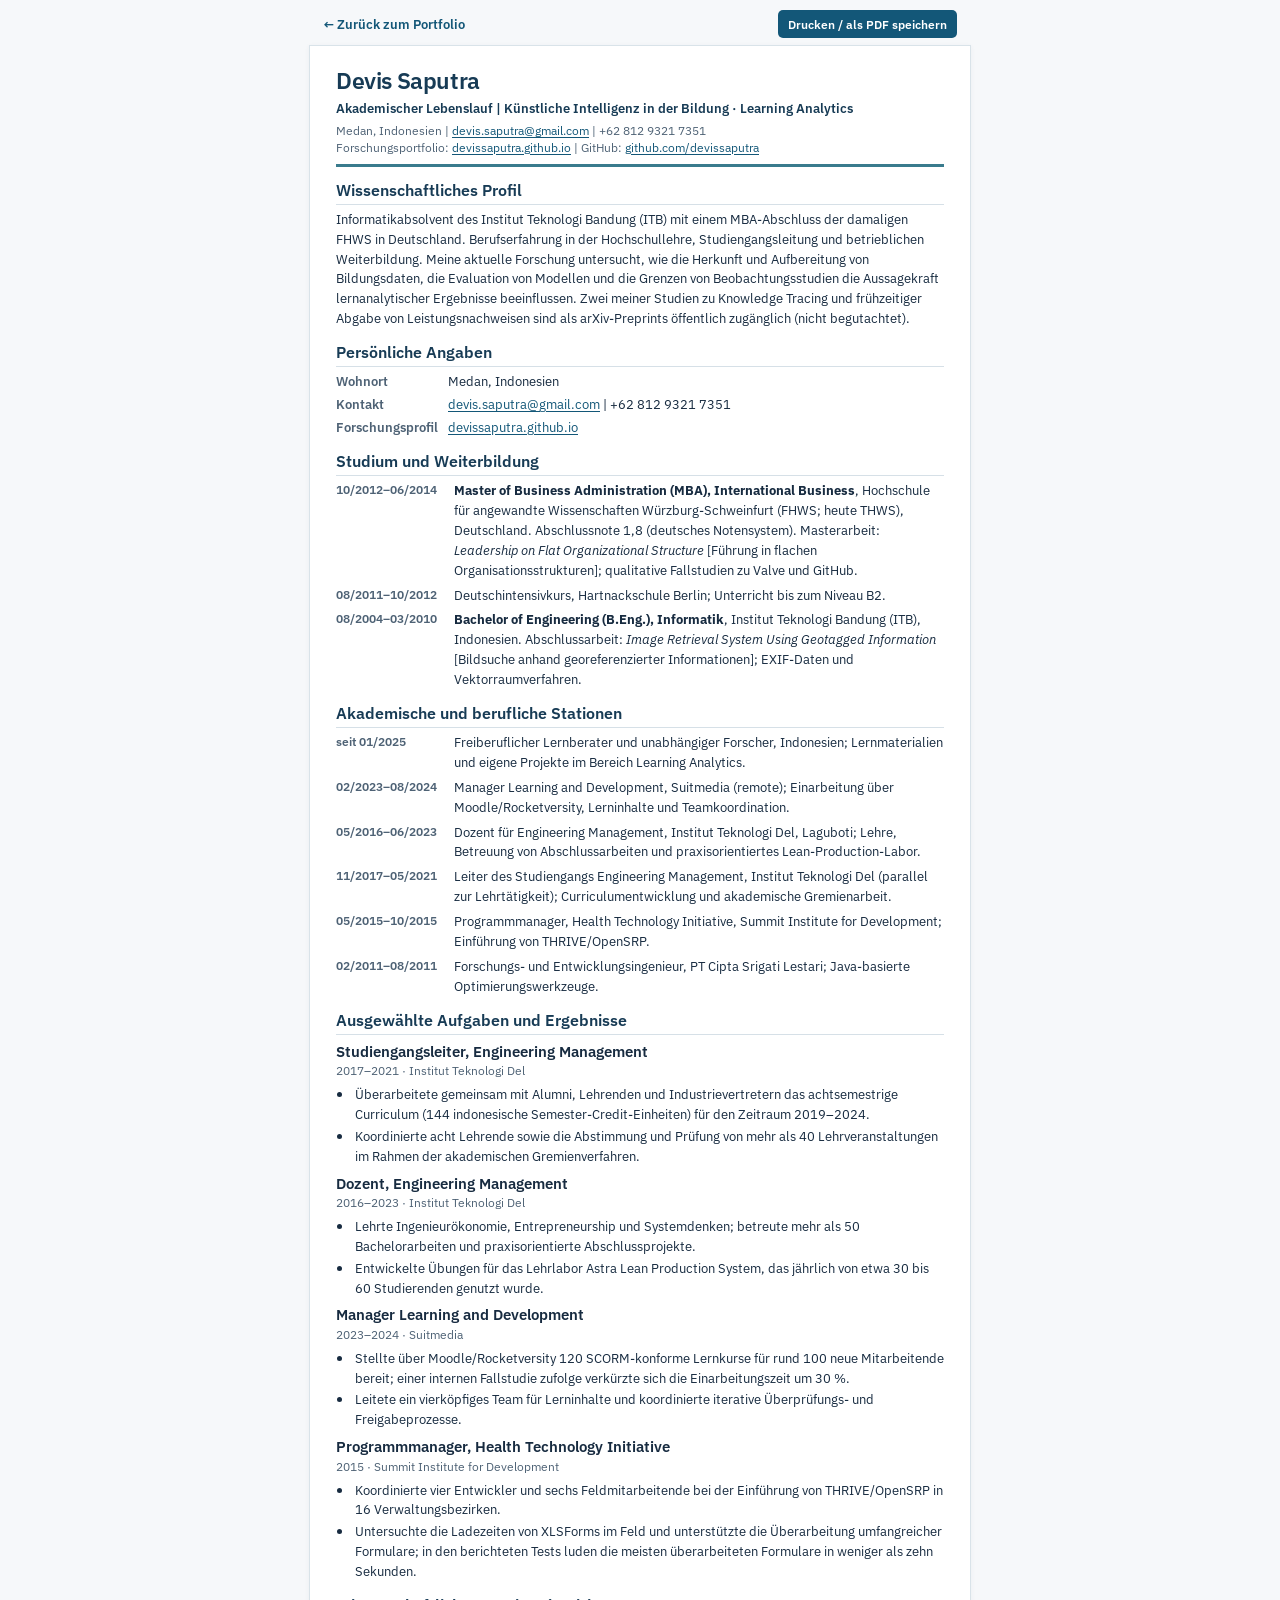
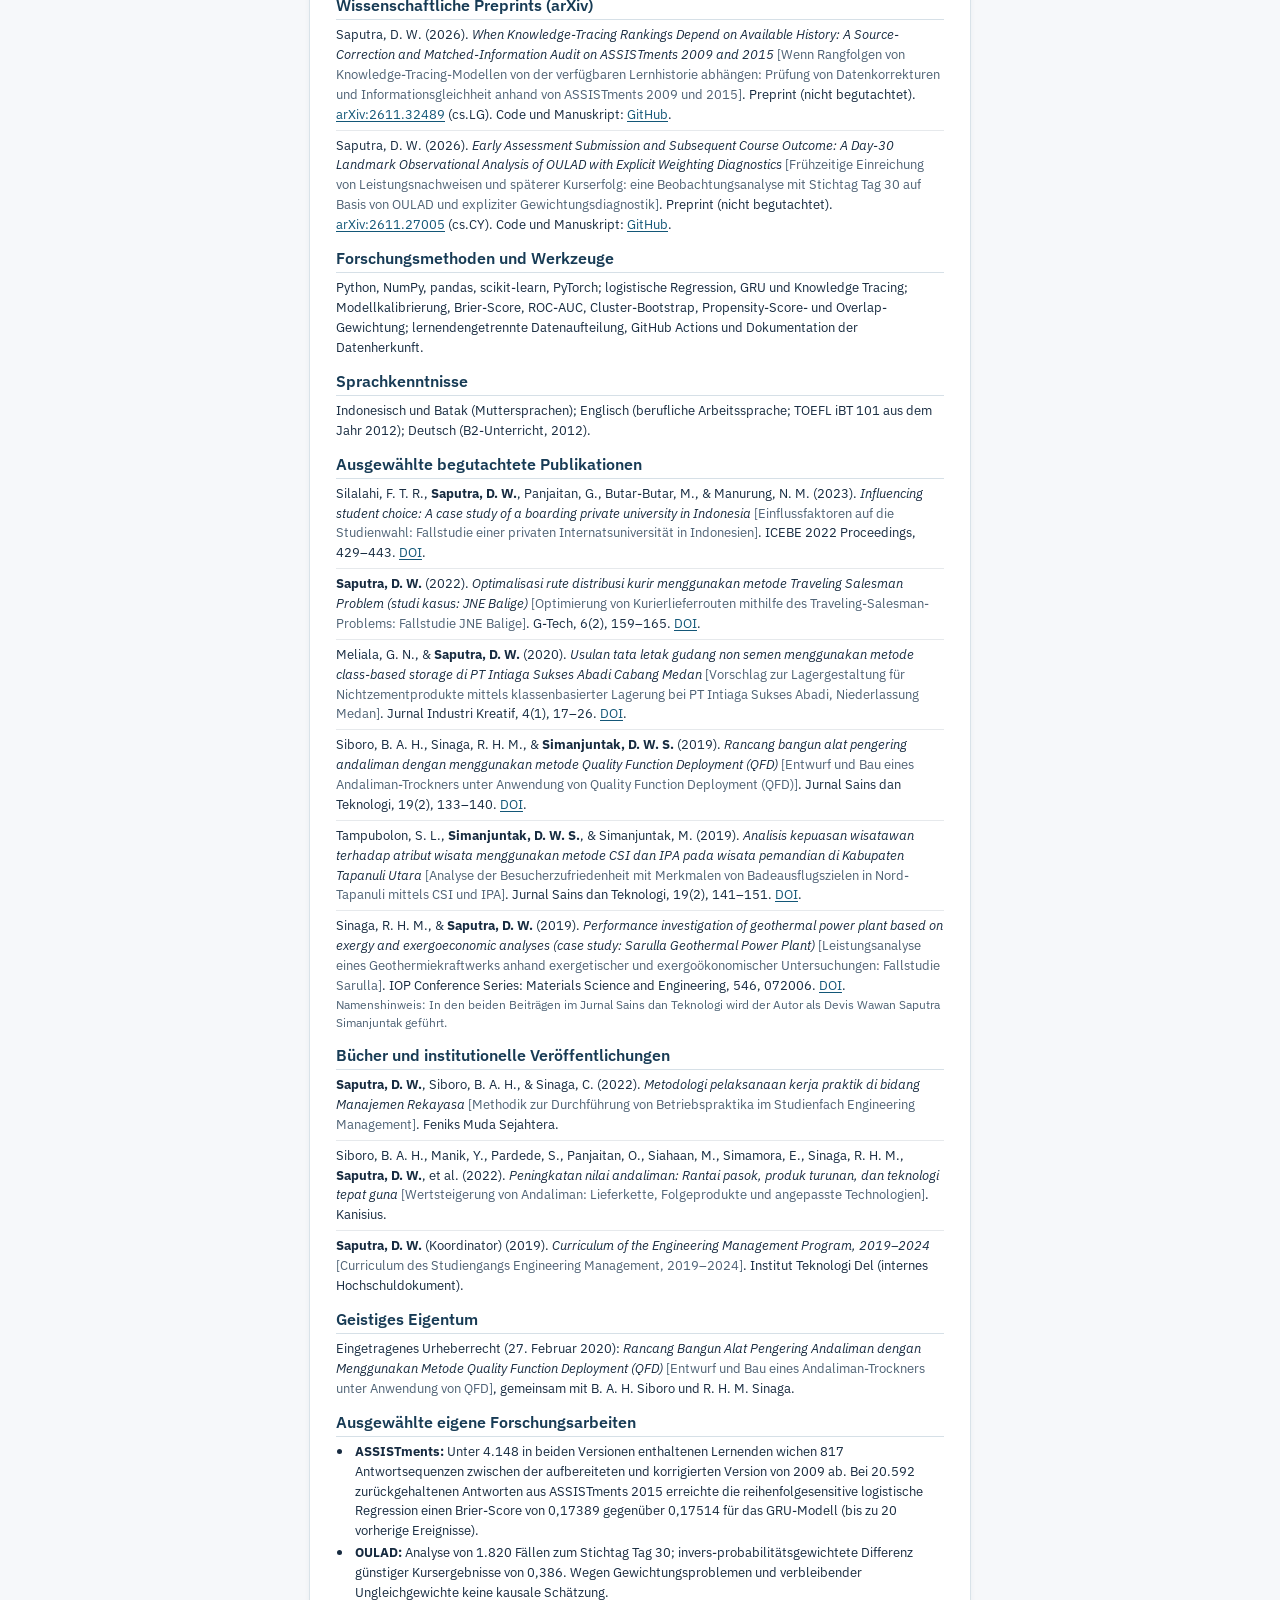
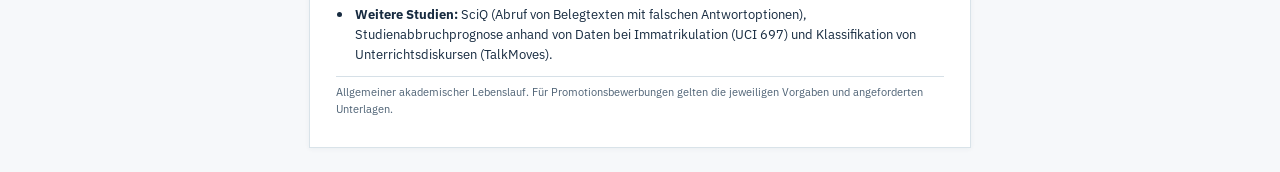
<file: lebenslauf.html>
<!DOCTYPE html>
<html lang="de">
<head>
<meta charset="UTF-8">
<meta name="viewport" content="width=device-width, initial-scale=1">
<title>Akademischer Lebenslauf | Devis Saputra</title>
<meta name="description" content="Deutscher akademischer Lebenslauf von Devis Saputra: Studium, Forschung, Lehre und Veröffentlichungen.">
<link rel="canonical" href="https://devissaputra.github.io/lebenslauf.html">
<link rel="preconnect" href="https://fonts.googleapis.com">
<link rel="preconnect" href="https://fonts.gstatic.com" crossorigin>
<link href="https://fonts.googleapis.com/css2?family=IBM+Plex+Sans:wght@400;500;600;700&amp;family=IBM+Plex+Mono:wght@400;500;600&amp;display=swap" rel="stylesheet">
<style>
:root{--ink:#172B40;--muted:#4E6275;--blue:#135778;--red:#173B55;--line:#D6E0E7;--paper:#fff;--bg:#F6F8FA;--serif:"IBM Plex Sans",Georgia,serif;--sans:"IBM Plex Sans",Arial,Helvetica,sans-serif}
*{box-sizing:border-box}
html{scroll-behavior:smooth}
body{margin:0;background:var(--bg);color:var(--ink);font:16px/1.54 var(--sans)}
a{color:var(--blue);text-underline-offset:2px}
a:focus-visible,button:focus-visible{outline:3px solid var(--blue);outline-offset:3px}
.toolbar{max-width:662px;margin:0 auto;padding:13px 18px 7px;display:flex;justify-content:space-between;align-items:center;gap:18px}
.toolbar a{text-decoration:none;font-weight:600}
.toolbar button{font:600 12px var(--sans);background:var(--blue);color:white;padding:10px 14px;border:0;border-radius:5px;cursor:pointer}
.page{width:min(662px,calc(100% - 32px));margin:0 auto 28px;background:var(--paper);padding:29px 34px 32px;box-shadow:0 6px 24px rgba(26,43,65,.07);border:1px solid #D6E0E7}
header{border-bottom:3px solid #397B8D;padding-bottom:10px;margin-bottom:16px}
h1{color:#173B55;font:600 30px/1.2 var(--serif);margin:0 0 6px;letter-spacing:-.018em}
.subtitle{color:var(--red);font-size:14px;font-weight:600;margin:0 0 8px}
.meta{font-size:13px;color:var(--muted);margin:0;line-height:1.55}
h2{font:600 17px/1.3 var(--serif);letter-spacing:.05em;text-transform:uppercase;color:var(--red);margin:17px 0 7px;border-bottom:1px solid var(--line);padding-bottom:5px}
h3{font:600 15.5px/1.35 var(--serif);margin:10px 0 2px}
h3 span{font:400 13px/1.45 var(--sans);color:var(--muted);display:block;margin:3px 0 0}
p{margin:0 0 7px}
section{break-inside:auto}
.profile-data{display:grid;grid-template-columns:132px minmax(0,1fr);row-gap:5px;margin:0}
dt{color:var(--muted);font-weight:600}
dd{margin:0}
.timeline{display:grid;gap:6px}
.timeline-entry{display:grid;grid-template-columns:132px minmax(0,1fr);gap:8px}
.timeline-entry time{color:var(--muted);font-weight:600;font-size:13px}
.timeline-entry p{margin:0}
ul{padding-left:19px;margin:4px 0 7px}
li{padding-left:2px;margin-bottom:3px;break-inside:avoid}
.citations{list-style:none;padding:0;margin:0}
.citations li{padding:0 0 10px;margin:0 0 10px;border-bottom:1px solid #E6E9EC;break-inside:avoid}
.citations li:last-child{border:0;padding-bottom:0;margin-bottom:0}
.translation{color:var(--muted);font-style:normal}
.note{font-size:13px;color:var(--muted)}
.roles h3+ul{margin-top:5px}
small{color:var(--muted)}
.print-note{font-size:11px;color:var(--muted);margin-top:20px;padding-top:11px;border-top:1px solid var(--line)}
@media(max-width:650px){body{font-size:15px}.toolbar{padding:12px 18px}.page{width:100%;padding:24px 19px;box-shadow:none;border:0}.timeline-entry{grid-template-columns:1fr;gap:1px}.profile-data{grid-template-columns:110px 1fr}h1{font-size:24px}}
@page{size:A4;margin:13mm 13mm}
@media print{html,body{background:white}body{font-size:10pt;line-height:1.36}.toolbar,.print-note{display:none!important}.page{width:auto;max-width:none;margin:0;padding:0;border:0;box-shadow:none}header{margin-bottom:14px;padding-bottom:10px}h2{font-size:10pt;margin:13px 0 5px;padding-bottom:4px}h3{font-size:10.2pt;margin-top:9px}.citations li{margin-bottom:5px;padding-bottom:5px}a{color:var(--blue)}section{break-inside:auto}.timeline-entry,ul li{break-inside:avoid}h2{break-after:avoid}h1{font-size:20pt}}
/* Consistent scholarly headings with readable professional body text. */
body,p,li,dd,dt,blockquote,figcaption,button{font-family:"IBM Plex Sans",Arial,Helvetica,sans-serif;}
h1,h2,h3,h4,h5,h6{font-family:var(--serif)}
 
/* Compact IBM Plex Sans academic CV, retaining the printable document textbox. */
@media screen{
 body{font:14px/1.46 "IBM Plex Sans",Arial,sans-serif}
 .toolbar{font-size:.79rem;gap:10px;padding:10px 14px 7px}
 .toolbar button{font:600 .78rem "IBM Plex Sans",Arial,sans-serif;padding:6px 10px}
 .page{padding:21px 26px 25px;margin-bottom:24px;border:1px solid #D9E3E9;box-shadow:0 1px 5px rgba(20,56,79,.05)}
 header{margin-bottom:10px;padding-bottom:7px}
 h1{font:600 1.42rem/1.2 "IBM Plex Sans",Arial,sans-serif;margin:0 0 5px}
 h2{font:600 1.02rem/1.3 "IBM Plex Sans",Arial,sans-serif;letter-spacing:0;text-transform:none;margin:12px 0 5px;padding-bottom:4px}
 h3{font:600 .94rem/1.3 "IBM Plex Sans",Arial,sans-serif;margin:7px 0 2px}
 h3 span{font:400 .76rem/1.38 "IBM Plex Sans",Arial,sans-serif;margin-top:2px}
 .subtitle{font-size:.84rem;margin-bottom:4px}
 .meta{font-size:.76rem;line-height:1.38}
 p,li,dd,dt{font-size:.84rem;line-height:1.48}
 p{margin-bottom:5px}
 .profile-data{row-gap:3px;grid-template-columns:112px minmax(0,1fr)}
 .timeline{gap:5px}
 .timeline-entry{grid-template-columns:112px minmax(0,1fr);gap:6px}
 .timeline-entry time{font-size:.76rem}
 ul{margin:3px 0 6px;padding-left:17px}
 li{margin-bottom:2px}
 .citations li{margin-bottom:5px;padding-bottom:5px}
 .note{font-size:.76rem}
 .print-note{margin-top:12px;padding-top:7px}
}
@media screen and (max-width:650px){
  .page{width:100%;padding:16px 17px}
  .timeline-entry{grid-template-columns:1fr}
  .profile-data{grid-template-columns:105px minmax(0,1fr)}
}
</style>
</head>
<body>
<div class="toolbar"><a href="index.html#summary" aria-label="Zurück zum Portfolio">← Zurück zum Portfolio</a><button type="button" onclick="window.print()">Drucken / als PDF speichern</button></div>
<main class="page">
<header><h1>Devis Saputra</h1><p class="subtitle">Akademischer Lebenslauf | Künstliche Intelligenz in der Bildung · Learning Analytics</p><p class="meta">Medan, Indonesien | <a href="mailto:devis.saputra@gmail.com">devis.saputra@gmail.com</a> | +62 812 9321 7351</p><p class="meta">Forschungsportfolio: <a href="https://devissaputra.github.io">devissaputra.github.io</a> | GitHub: <a href="https://github.com/devissaputra">github.com/devissaputra</a></p></header>
<section id="abschnitt-1"><h2>Wissenschaftliches Profil</h2><p>Informatikabsolvent des Institut Teknologi Bandung (ITB) mit einem MBA-Abschluss der damaligen FHWS in Deutschland. Berufserfahrung in der Hochschullehre, Studiengangsleitung und betrieblichen Weiterbildung. Meine aktuelle Forschung untersucht, wie die Herkunft und Aufbereitung von Bildungsdaten, die Evaluation von Modellen und die Grenzen von Beobachtungsstudien die Aussagekraft lernanalytischer Ergebnisse beeinflussen. Zwei meiner Studien zu Knowledge Tracing und frühzeitiger Abgabe von Leistungsnachweisen sind als arXiv-Preprints öffentlich zugänglich (nicht begutachtet).</p></section>
<section id="abschnitt-2"><h2>Persönliche Angaben</h2><dl class="profile-data"><dt>Wohnort</dt><dd>Medan, Indonesien</dd><dt>Kontakt</dt><dd><a href="mailto:devis.saputra@gmail.com">devis.saputra@gmail.com</a> | +62 812 9321 7351</dd><dt>Forschungsprofil</dt><dd><a href="https://devissaputra.github.io/">devissaputra.github.io</a></dd></dl></section>
<section id="abschnitt-3"><h2>Studium und Weiterbildung</h2><div class="timeline">
<div class="timeline-entry"><time>10/2012–06/2014</time><p><strong>Master of Business Administration (MBA), International Business</strong>, Hochschule für angewandte Wissenschaften Würzburg-Schweinfurt (FHWS; heute THWS), Deutschland. Abschlussnote 1,8 (deutsches Notensystem). Masterarbeit: <em>Leadership on Flat Organizational Structure</em> [Führung in flachen Organisationsstrukturen]; qualitative Fallstudien zu Valve und GitHub.</p></div>
<div class="timeline-entry"><time>08/2011–10/2012</time><p>Deutschintensivkurs, Hartnackschule Berlin; Unterricht bis zum Niveau B2.</p></div>
<div class="timeline-entry"><time>08/2004–03/2010</time><p><strong>Bachelor of Engineering (B.Eng.), Informatik</strong>, Institut Teknologi Bandung (ITB), Indonesien. Abschlussarbeit: <em>Image Retrieval System Using Geotagged Information</em> [Bildsuche anhand georeferenzierter Informationen]; EXIF-Daten und Vektorraumverfahren.</p></div>
</div></section>
<section id="abschnitt-4"><h2>Akademische und berufliche Stationen</h2><div class="timeline">
<div class="timeline-entry"><time>seit 01/2025</time><p>Freiberuflicher Lernberater und unabhängiger Forscher, Indonesien; Lernmaterialien und eigene Projekte im Bereich Learning Analytics.</p></div>
<div class="timeline-entry"><time>02/2023–08/2024</time><p>Manager Learning and Development, Suitmedia (remote); Einarbeitung über Moodle/Rocketversity, Lerninhalte und Teamkoordination.</p></div>
<div class="timeline-entry"><time>05/2016–06/2023</time><p>Dozent für Engineering Management, Institut Teknologi Del, Laguboti; Lehre, Betreuung von Abschlussarbeiten und praxisorientiertes Lean-Production-Labor.</p></div>
<div class="timeline-entry"><time>11/2017–05/2021</time><p>Leiter des Studiengangs Engineering Management, Institut Teknologi Del (parallel zur Lehrtätigkeit); Curriculumentwicklung und akademische Gremienarbeit.</p></div>
<div class="timeline-entry"><time>05/2015–10/2015</time><p>Programmmanager, Health Technology Initiative, Summit Institute for Development; Einführung von THRIVE/OpenSRP.</p></div>
<div class="timeline-entry"><time>02/2011–08/2011</time><p>Forschungs- und Entwicklungsingenieur, PT Cipta Srigati Lestari; Java-basierte Optimierungswerkzeuge.</p></div>
</div></section>
<section id="abschnitt-5"><h2>Ausgewählte Aufgaben und Ergebnisse</h2><div class="roles">
<h3>Studiengangsleiter, Engineering Management <span>2017–2021 · Institut Teknologi Del</span></h3>
<ul><li>Überarbeitete gemeinsam mit Alumni, Lehrenden und Industrievertretern das achtsemestrige Curriculum (144 indonesische Semester-Credit-Einheiten) für den Zeitraum 2019–2024.</li><li>Koordinierte acht Lehrende sowie die Abstimmung und Prüfung von mehr als 40 Lehrveranstaltungen im Rahmen der akademischen Gremienverfahren.</li></ul>
<h3>Dozent, Engineering Management <span>2016–2023 · Institut Teknologi Del</span></h3>
<ul><li>Lehrte Ingenieurökonomie, Entrepreneurship und Systemdenken; betreute mehr als 50 Bachelorarbeiten und praxisorientierte Abschlussprojekte.</li><li>Entwickelte Übungen für das Lehrlabor Astra Lean Production System, das jährlich von etwa 30 bis 60 Studierenden genutzt wurde.</li></ul>
<h3>Manager Learning and Development <span>2023–2024 · Suitmedia</span></h3>
<ul><li>Stellte über Moodle/Rocketversity 120 SCORM-konforme Lernkurse für rund 100 neue Mitarbeitende bereit; einer internen Fallstudie zufolge verkürzte sich die Einarbeitungszeit um 30 %.</li><li>Leitete ein vierköpfiges Team für Lerninhalte und koordinierte iterative Überprüfungs- und Freigabeprozesse.</li></ul>
<h3>Programmmanager, Health Technology Initiative <span>2015 · Summit Institute for Development</span></h3>
<ul><li>Koordinierte vier Entwickler und sechs Feldmitarbeitende bei der Einführung von THRIVE/OpenSRP in 16 Verwaltungsbezirken.</li><li>Untersuchte die Ladezeiten von XLSForms im Feld und unterstützte die Überarbeitung umfangreicher Formulare; in den berichteten Tests luden die meisten überarbeiteten Formulare in weniger als zehn Sekunden.</li></ul>
</div></section>
<section id="abschnitt-6"><h2>Wissenschaftliche Preprints (arXiv)</h2><ol class="citations">
<li>Saputra, D. W. (2026). <em>When Knowledge-Tracing Rankings Depend on Available History: A Source-Correction and Matched-Information Audit on ASSISTments 2009 and 2015</em> <span class="translation">[Wenn Rangfolgen von Knowledge-Tracing-Modellen von der verfügbaren Lernhistorie abhängen: Prüfung von Datenkorrekturen und Informationsgleichheit anhand von ASSISTments 2009 und 2015]</span>. Preprint (nicht begutachtet). <a href="https://arxiv.org/abs/2611.32489">arXiv:2611.32489</a> (cs.LG). Code und Manuskript: <a href="https://github.com/devissaputra/knowledge_tracing_benchmark">GitHub</a>.</li>
<li>Saputra, D. W. (2026). <em>Early Assessment Submission and Subsequent Course Outcome: A Day-30 Landmark Observational Analysis of OULAD with Explicit Weighting Diagnostics</em> <span class="translation">[Frühzeitige Einreichung von Leistungsnachweisen und späterer Kurserfolg: eine Beobachtungsanalyse mit Stichtag Tag 30 auf Basis von OULAD und expliziter Gewichtungsdiagnostik]</span>. Preprint (nicht begutachtet). <a href="https://arxiv.org/abs/2611.27005">arXiv:2611.27005</a> (cs.CY). Code und Manuskript: <a href="https://github.com/devissaputra/causal_learning_analytics">GitHub</a>.</li>
</ol></section>
<section id="abschnitt-7"><h2>Forschungsmethoden und Werkzeuge</h2><p>Python, NumPy, pandas, scikit-learn, PyTorch; logistische Regression, GRU und Knowledge Tracing; Modellkalibrierung, Brier-Score, ROC-AUC, Cluster-Bootstrap, Propensity-Score- und Overlap-Gewichtung; lernendengetrennte Datenaufteilung, GitHub Actions und Dokumentation der Datenherkunft.</p></section>
<section id="abschnitt-8"><h2>Sprachkenntnisse</h2><p>Indonesisch und Batak (Muttersprachen); Englisch (berufliche Arbeitssprache; TOEFL iBT 101 aus dem Jahr 2012); Deutsch (B2-Unterricht, 2012).</p></section>
<section id="abschnitt-9"><h2>Ausgewählte begutachtete Publikationen</h2><ol class="citations">
<li>Silalahi, F. T. R., <strong>Saputra, D. W.</strong>, Panjaitan, G., Butar-Butar, M., &amp; Manurung, N. M. (2023). <em>Influencing student choice: A case study of a boarding private university in Indonesia</em> <span class="translation">[Einflussfaktoren auf die Studienwahl: Fallstudie einer privaten Internatsuniversität in Indonesien]</span>. ICEBE 2022 Proceedings, 429–443. <a href="https://doi.org/10.2991/978-2-38476-064-0_46">DOI</a>.</li>
<li><strong>Saputra, D. W.</strong> (2022). <em>Optimalisasi rute distribusi kurir menggunakan metode Traveling Salesman Problem (studi kasus: JNE Balige)</em> <span class="translation">[Optimierung von Kurierlieferrouten mithilfe des Traveling-Salesman-Problems: Fallstudie JNE Balige]</span>. G-Tech, 6(2), 159–165. <a href="https://doi.org/10.33379/gtech.v6i2.1577">DOI</a>.</li>
<li>Meliala, G. N., &amp; <strong>Saputra, D. W.</strong> (2020). <em>Usulan tata letak gudang non semen menggunakan metode class-based storage di PT Intiaga Sukses Abadi Cabang Medan</em> <span class="translation">[Vorschlag zur Lagergestaltung für Nichtzementprodukte mittels klassenbasierter Lagerung bei PT Intiaga Sukses Abadi, Niederlassung Medan]</span>. Jurnal Industri Kreatif, 4(1), 17–26. <a href="https://doi.org/10.36352/jik.v4i01.23">DOI</a>.</li>
<li>Siboro, B. A. H., Sinaga, R. H. M., &amp; <strong>Simanjuntak, D. W. S.</strong> (2019). <em>Rancang bangun alat pengering andaliman dengan menggunakan metode Quality Function Deployment (QFD)</em> <span class="translation">[Entwurf und Bau eines Andaliman-Trockners unter Anwendung von Quality Function Deployment (QFD)]</span>. Jurnal Sains dan Teknologi, 19(2), 133–140. <a href="https://doi.org/10.36275/stsp.v19i2.210">DOI</a>.</li>
<li>Tampubolon, S. L., <strong>Simanjuntak, D. W. S.</strong>, &amp; Simanjuntak, M. (2019). <em>Analisis kepuasan wisatawan terhadap atribut wisata menggunakan metode CSI dan IPA pada wisata pemandian di Kabupaten Tapanuli Utara</em> <span class="translation">[Analyse der Besucherzufriedenheit mit Merkmalen von Badeausflugszielen in Nord-Tapanuli mittels CSI und IPA]</span>. Jurnal Sains dan Teknologi, 19(2), 141–151. <a href="https://doi.org/10.36275/stsp.v19i2.216">DOI</a>.</li>
<li>Sinaga, R. H. M., &amp; <strong>Saputra, D. W.</strong> (2019). <em>Performance investigation of geothermal power plant based on exergy and exergoeconomic analyses (case study: Sarulla Geothermal Power Plant)</em> <span class="translation">[Leistungsanalyse eines Geothermiekraftwerks anhand exergetischer und exergoökonomischer Untersuchungen: Fallstudie Sarulla]</span>. IOP Conference Series: Materials Science and Engineering, 546, 072006. <a href="https://doi.org/10.1088/1757-899X/546/7/072006">DOI</a>.</li>
</ol><p class="note">Namenshinweis: In den beiden Beiträgen im Jurnal Sains dan Teknologi wird der Autor als Devis Wawan Saputra Simanjuntak geführt.</p></section>
<section id="abschnitt-10"><h2>Bücher und institutionelle Veröffentlichungen</h2><ol class="citations">
<li><strong>Saputra, D. W.</strong>, Siboro, B. A. H., &amp; Sinaga, C. (2022). <em>Metodologi pelaksanaan kerja praktik di bidang Manajemen Rekayasa</em> <span class="translation">[Methodik zur Durchführung von Betriebspraktika im Studienfach Engineering Management]</span>. Feniks Muda Sejahtera.</li>
<li>Siboro, B. A. H., Manik, Y., Pardede, S., Panjaitan, O., Siahaan, M., Simamora, E., Sinaga, R. H. M., <strong>Saputra, D. W.</strong>, et al. (2022). <em>Peningkatan nilai andaliman: Rantai pasok, produk turunan, dan teknologi tepat guna</em> <span class="translation">[Wertsteigerung von Andaliman: Lieferkette, Folgeprodukte und angepasste Technologien]</span>. Kanisius.</li>
<li><strong>Saputra, D. W.</strong> (Koordinator) (2019). <em>Curriculum of the Engineering Management Program, 2019–2024</em> <span class="translation">[Curriculum des Studiengangs Engineering Management, 2019–2024]</span>. Institut Teknologi Del (internes Hochschuldokument).</li>
</ol></section>
<section id="abschnitt-11"><h2>Geistiges Eigentum</h2><p>Eingetragenes Urheberrecht (27. Februar 2020): <em>Rancang Bangun Alat Pengering Andaliman dengan Menggunakan Metode Quality Function Deployment (QFD)</em> <span class="translation">[Entwurf und Bau eines Andaliman-Trockners unter Anwendung von QFD]</span>, gemeinsam mit B. A. H. Siboro und R. H. M. Sinaga.</p></section>
<section id="abschnitt-12"><h2>Ausgewählte eigene Forschungsarbeiten</h2><ul>
<li><strong>ASSISTments:</strong> Unter 4.148 in beiden Versionen enthaltenen Lernenden wichen 817 Antwortsequenzen zwischen der aufbereiteten und korrigierten Version von 2009 ab. Bei 20.592 zurückgehaltenen Antworten aus ASSISTments 2015 erreichte die reihenfolgesensitive logistische Regression einen Brier-Score von 0,17389 gegenüber 0,17514 für das GRU-Modell (bis zu 20 vorherige Ereignisse).</li>
<li><strong>OULAD:</strong> Analyse von 1.820 Fällen zum Stichtag Tag 30; invers-probabilitätsgewichtete Differenz günstiger Kursergebnisse von 0,386. Wegen Gewichtungsproblemen und verbleibender Ungleichgewichte keine kausale Schätzung.</li>
<li><strong>Weitere Studien:</strong> SciQ (Abruf von Belegtexten mit falschen Antwortoptionen), Studienabbruchprognose anhand von Daten bei Immatrikulation (UCI 697) und Klassifikation von Unterrichtsdiskursen (TalkMoves).</li>
</ul></section>
<p class="print-note">Allgemeiner akademischer Lebenslauf. Für Promotionsbewerbungen gelten die jeweiligen Vorgaben und angeforderten Unterlagen.</p>
</main>
</body>
</html>
</file>
